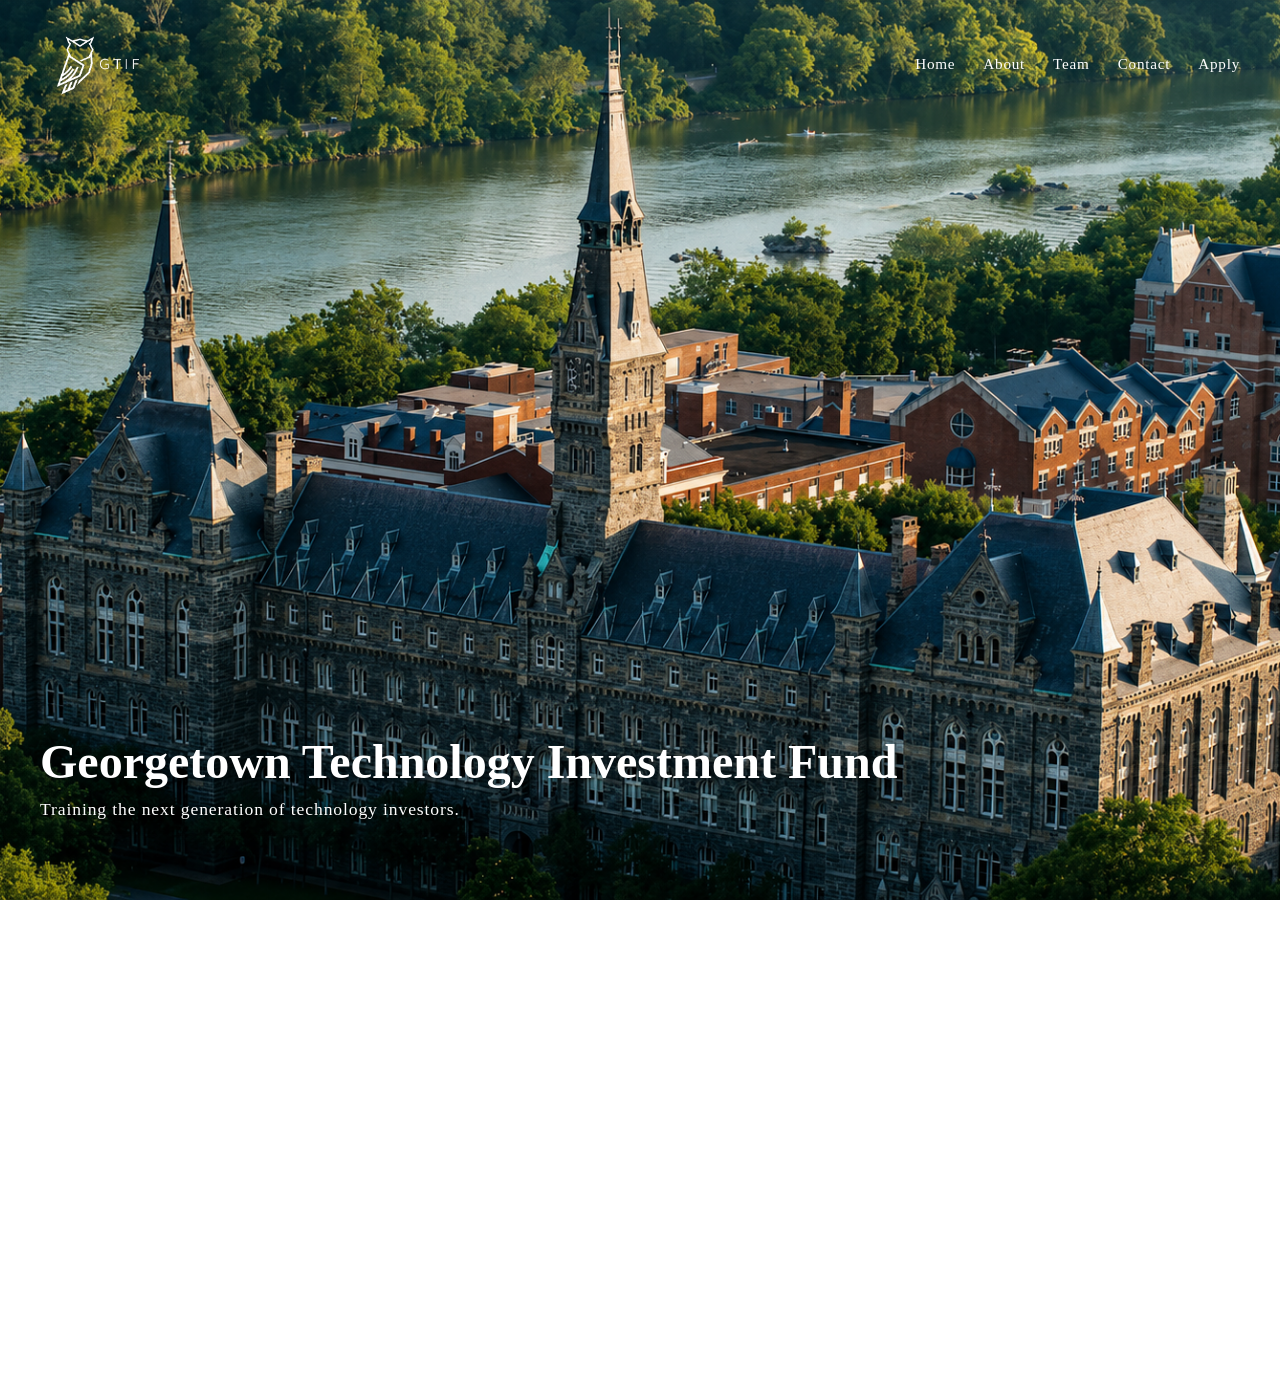
<file: index.html>
<!DOCTYPE html>
<html lang="en">
<head>
    <meta charset="UTF-8">
    <meta name="viewport" content="width=device-width, initial-scale=1.0">
    <title>GTIF</title>
    <link rel="icon" type="image/png" href="GTIF_Logo_v2.png">
    <meta property="og:title" content="GTIF – Georgetown Technology Investment Fund">
    <meta property="og:description" content="Training the next generation of technology investors.">
    <meta property="og:image" content="GTIF_Logo_Black.png">
    <link rel="stylesheet" href="style.css">
</head>
<body>
    <div id="hero">

        <div id="top">
            <div id="logo"><a href="index.html"><img src="GTIF_Website_Logo.png" alt="GTIF"></a></div>
            <div id="menu">
                <a href="index.html">Home</a>
                <a href="about.html">About</a>
                <a href="team.html">Team</a>
                <a href="contact.html">Contact</a>
                <a href="https://forms.gle/vr3A9FkrPNzFuDDL7" target="_blank" rel="noopener">Apply</a>            
            </div>
        </div>

        <div id="slogan">
            <h2>Georgetown Technology Investment Fund</h2>
            <p>Training the next generation of technology investors.</p>
        </div>

    </div>

    <div id="about-strip">
        <h2>What We Do</h2>
        <p>GTIF is Georgetown University's premier student-run investment fund. We develop the next generation of finance professionals through hands-on portfolio management, research, and mentorship.</p>
        <a id="apply-btn" href="https://forms.gle/vr3A9FkrPNzFuDDL7" target="_blank" rel="noopener">Apply Now</a>
    </div>

    <div id="footer">
        <p>© 2026 Georgetown Technology Investment Fund</p>
        <p>Georgetown University · Washington, D.C.</p>
    </div>

</body>
</html>
</file>
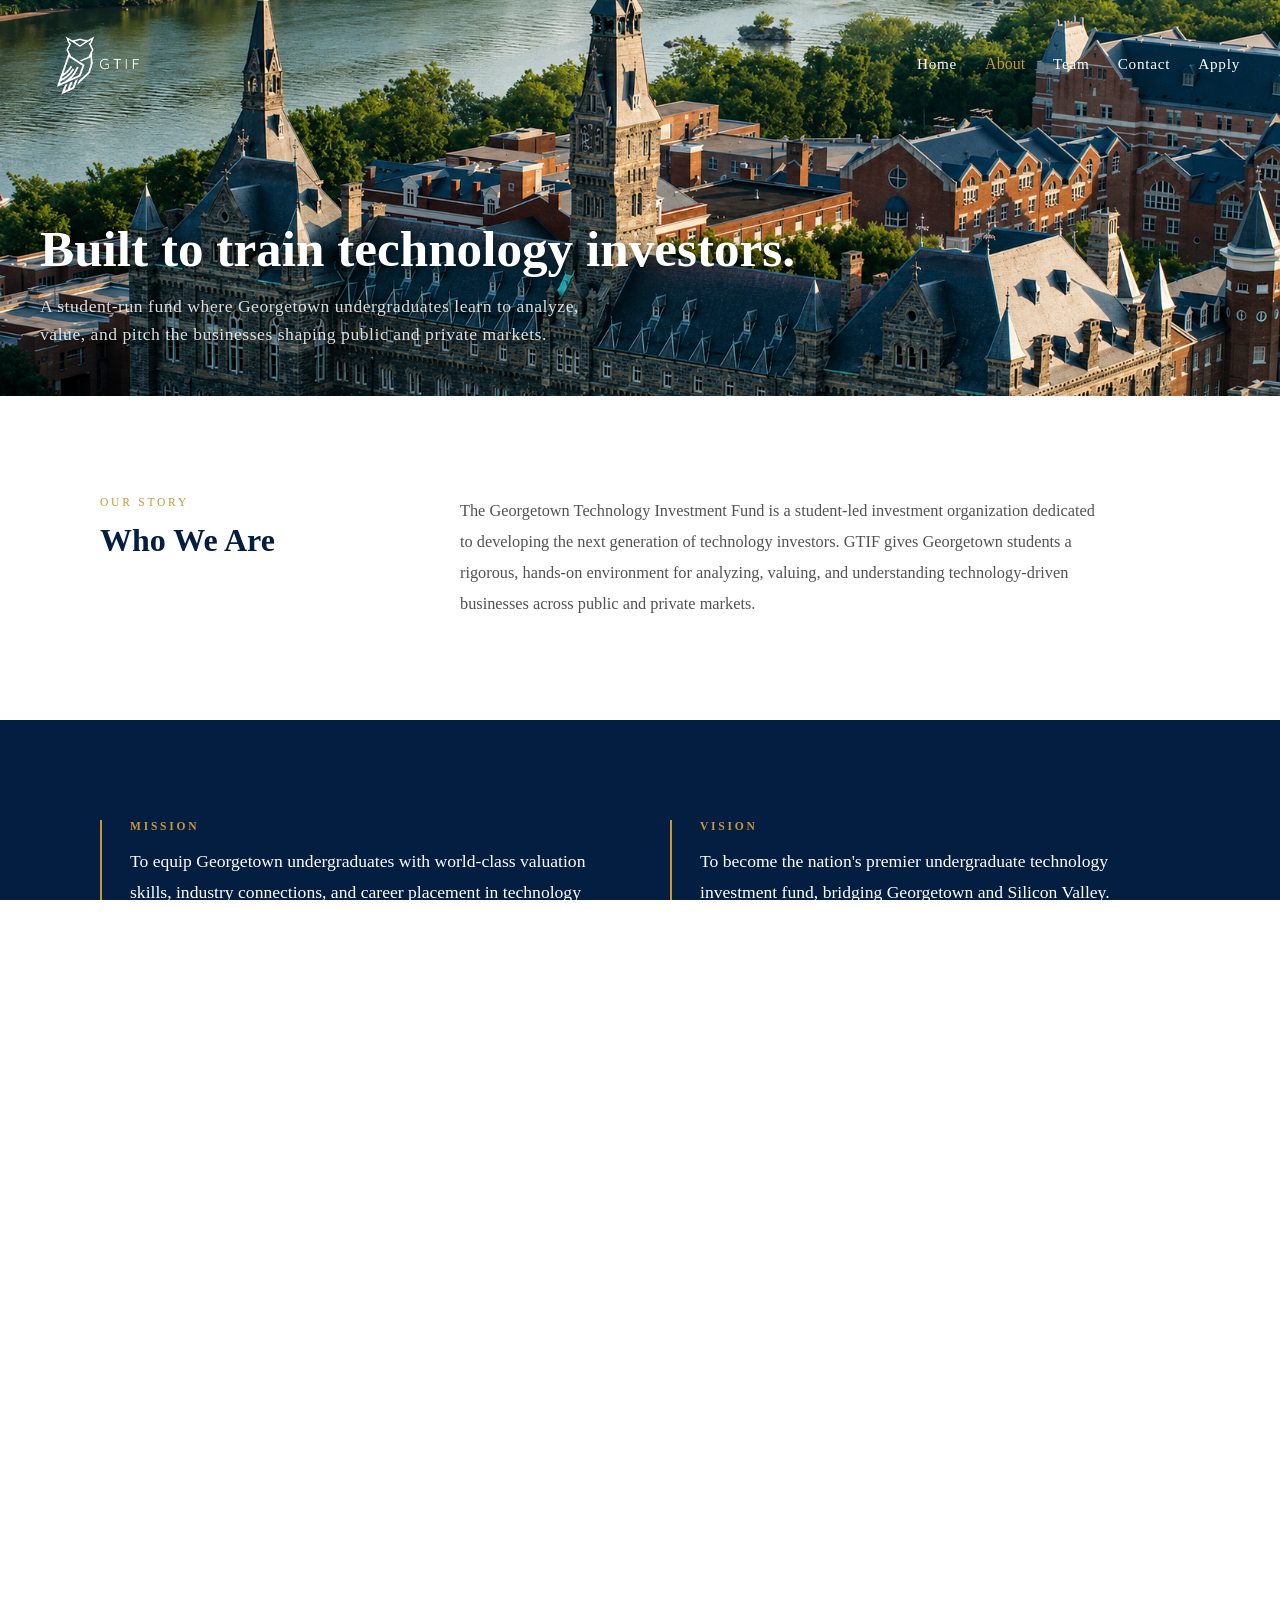
<file: about.html>
<!DOCTYPE html>
<html lang="en">
<head>
<meta charset="UTF-8">
<meta name="viewport" content="width=device-width, initial-scale=1.0">
<title>About – GTIF</title>
<link rel="icon" type="image/png" href="GTIF_Logo_v2.png">
<meta property="og:title" content="About – GTIF">
<meta property="og:description" content="Training the next generation of technology investors.">
<meta property="og:image" content="GTIF_Logo_Black.png">
<link rel="stylesheet" href="style.css">
<style>

:root {
    --navy: #041E42;
    --navy-deep: #02152E;
    --navy-lift: #0A2B54;
    --gold: #C8973A;
    --gold-soft: rgba(200, 151, 58, 0.35);
    --paper: #f8f6f2;
    --ink: rgba(0, 0, 0, 0.68);
    --ink-soft: rgba(0, 0, 0, 0.55);
    --white-ink: rgba(255, 255, 255, 0.72);
    --white-soft: rgba(255, 255, 255, 0.55);
    --hairline-dark: rgba(0, 0, 0, 0.08);
    --hairline-light: rgba(255, 255, 255, 0.14);
    --pad-y: 100px;
    --pad-x: 100px;
    --measure: 640px;
}

#about-slogan {
    position: absolute;
    bottom: 48px;
    left: 40px;
    color: white;
}

#about-slogan .eyebrow {
    color: var(--gold);
    margin-bottom: 12px;
}

#about-slogan h2 {
    font-size: 3.2rem;
    font-weight: bold;
    line-height: 1.1;
    text-shadow: 2px 2px 8px rgba(0,0,0,0.6);
}

#about-slogan > p:not(.eyebrow) {
    font-size: 1.1rem;
    margin-top: 14px;
    max-width: 560px;
    line-height: 1.6;
    text-shadow: 1px 1px 4px rgba(0,0,0,0.6);
    letter-spacing: 0.03em;
    color: rgba(255,255,255,0.85);
}

.section {
    padding: var(--pad-y) var(--pad-x);
}

.section-inner {
    max-width: 1160px;
    margin: 0 auto;
}

.bg-white  { background: #fff; }
.bg-paper  { background: var(--paper); }
.bg-navy   { background: var(--navy); }
.bg-deep   { background: var(--navy-deep); }

.eyebrow {
    font-size: 0.72rem;
    letter-spacing: 0.24em;
    text-transform: uppercase;
    color: var(--gold);
    margin-bottom: 12px;
}

.split {
    display: flex;
    gap: 80px;
    align-items: flex-start;
}

.split-label {
    flex: 1;
    max-width: 280px;
}

.split-label h2 {
    font-size: 2rem;
    line-height: 1.25;
    color: var(--navy);
}

.split-body {
    flex: 2;
}

.split-body p {
    font-size: 1.02rem;
    line-height: 1.9;
    color: var(--ink);
    max-width: var(--measure);
}

.split-body p + p {
    margin-top: 1.2em;
}

.bg-navy .split-label h2,
.bg-deep .split-label h2 {
    color: #fff;
}

.bg-navy .split-body p,
.bg-deep .split-body p {
    color: var(--white-ink);
}

#mission-vision .section-inner {
    display: flex;
    gap: 60px;
}

.statement {
    flex: 1;
    border-left: 2px solid var(--gold);
    padding-left: 28px;
}

.statement h3 {
    font-size: 0.72rem;
    letter-spacing: 0.24em;
    text-transform: uppercase;
    color: var(--gold);
    margin-bottom: 14px;
}

.statement p {
    font-size: 1.1rem;
    color: #fff;
    line-height: 1.75;
}

#what-we-do h2 {
    font-size: 2rem;
    color: var(--navy);
    margin-bottom: 50px;
}

#what-grid {
    display: grid;
    grid-template-columns: repeat(3, 1fr);
    gap: 20px;
}

.what-card {
    background: var(--paper);
    border: 1px solid var(--hairline-dark);
    border-top: 2px solid var(--gold-soft);
    padding: 30px 26px;
    transition: border-top-color 0.25s ease, transform 0.25s ease;
}

.what-card:hover {
    border-top-color: var(--gold);
    transform: translateY(-3px);
}

.what-card h4 {
    font-size: 0.84rem;
    letter-spacing: 0.12em;
    text-transform: uppercase;
    color: var(--navy);
    margin-bottom: 12px;
}

.what-card p {
    font-size: 0.92rem;
    line-height: 1.7;
    color: var(--ink-soft);
}

#training h2 {
    font-size: 2rem;
    color: #fff;
    margin-bottom: 60px;
}

#process-steps {
    display: flex;
    border-top: 2px solid var(--gold);
    margin-bottom: 56px;
}

.process-step {
    flex: 1;
    position: relative;
    padding: 36px 28px 32px;
    border-right: 1px solid var(--hairline-light);
}

.process-step:last-child {
    border-right: none;
}

.process-step:nth-child(even) {
    background: rgba(255, 255, 255, 0.045);
}

.process-step::before {
    content: "";
    position: absolute;
    top: -6px;
    left: 28px;
    width: 10px;
    height: 10px;
    background: var(--gold);
    transform: rotate(45deg);
}

.process-step .step-num {
    font-size: 0.72rem;
    letter-spacing: 0.22em;
    color: var(--gold);
    text-transform: uppercase;
    margin-bottom: 12px;
}

.process-step h4 {
    font-size: 1.05rem;
    color: #fff;
    margin-bottom: 10px;
}

.process-step .step-desc {
    font-size: 0.9rem;
    line-height: 1.7;
    color: var(--white-soft);
}

#training-body p {
    font-size: 1.02rem;
    line-height: 1.9;
    color: var(--white-ink);
    max-width: 760px;
}

.reveal {
    opacity: 0;
    transform: translateY(18px);
    transition: opacity 0.6s ease, transform 0.6s ease;
}

.reveal.is-visible {
    opacity: 1;
    transform: none;
}

@media (prefers-reduced-motion: reduce) {
    .reveal {
        opacity: 1;
        transform: none;
        transition: none;
    }
    .what-card,
    .what-card:hover {
        transform: none;
    }
}

@media (max-width: 600px) {

    :root {
        --pad-y: 64px;
        --pad-x: 24px;
    }

    #about-slogan {
        left: 24px;
        right: 24px;
        bottom: 40px;
    }

    #about-slogan h2 {
        font-size: 2rem;
    }

    #about-slogan > p:not(.eyebrow) {
        font-size: 0.95rem;
    }

    .split {
        flex-direction: column;
        gap: 28px;
    }

    .split-label {
        max-width: 100%;
    }

    #mission-vision .section-inner {
        flex-direction: column;
        gap: 40px;
    }

    #what-grid {
        grid-template-columns: 1fr;
    }

    #process-steps {
        flex-direction: column;
        border-top: none;
        border-left: 2px solid var(--gold);
    }

    .process-step {
        border-right: none;
        border-bottom: 1px solid var(--hairline-light);
        padding: 28px 24px;
    }

    .process-step:last-child {
        border-bottom: none;
    }

    .process-step::before {
        top: 34px;
        left: -6px;
    }
}

</style>
</head>
<body>

    <div id="hero" style="height: 44vh;">
        <div id="top">
            <div id="logo"><a href="index.html"><img src="GTIF_Website_Logo.png" alt="GTIF"></a></div>
            <div id="menu">
                <a href="index.html">Home</a>
                <p style="color: #C8973A;">About</p>
                <a href="team.html">Team</a>
                <a href="contact.html">Contact</a>
                <a href="https://forms.gle/vr3A9FkrPNzFuDDL7" target="_blank" rel="noopener">Apply</a>
            </div>
        </div>
        <div id="about-slogan">
            <h2>Built to train technology investors.</h2>
            <p>A student-run fund where Georgetown undergraduates learn to analyze, value, and pitch the businesses shaping public and private markets.</p>
        </div>
    </div>

    <div class="section bg-white reveal" id="who-we-are">
        <div class="section-inner split">
            <div class="split-label">
                <p class="eyebrow">Our Story</p>
                <h2>Who We Are</h2>
            </div>
            <div class="split-body">
                <p>The Georgetown Technology Investment Fund is a student-led investment organization dedicated to developing the next generation of technology investors. GTIF gives Georgetown students a rigorous, hands-on environment for analyzing, valuing, and understanding technology-driven businesses across public and private markets.</p>
            </div>
        </div>
    </div>

    <div class="section bg-navy reveal" id="mission-vision">
        <div class="section-inner">
            <div class="statement">
                <h3>Mission</h3>
                <p>To equip Georgetown undergraduates with world-class valuation skills, industry connections, and career placement in technology investing.</p>
            </div>
            <div class="statement">
                <h3>Vision</h3>
                <p>To become the nation's premier undergraduate technology investment fund, bridging Georgetown and Silicon Valley.</p>
            </div>
        </div>
    </div>

    <div class="section bg-paper reveal" id="why-gtif">
        <div class="section-inner split">
            <div class="split-label">
                <p class="eyebrow">Our Purpose</p>
                <h2>Why GTIF Exists</h2>
            </div>
            <div class="split-body">
                <p>GTIF was founded to fill a clear gap in Georgetown's student investment landscape. Most existing organizations provide broad generalist coverage or focus on other specialized areas. GTIF is a dedicated platform for students serious about technology investing — a place to build deeper expertise in the industries defining the future of markets.</p>
            </div>
        </div>
    </div>

    <div class="section bg-deep reveal" id="why-tech">
        <div class="section-inner split">
            <div class="split-label">
                <p class="eyebrow">The Case for Tech</p>
                <h2>Why Technology Investing</h2>
            </div>
            <div class="split-body">
                <p>Technology is the defining force of the modern economy. From software and artificial intelligence to semiconductors, fintech, and digital platforms, it is now embedded across nearly every major industry.</p>
                <p>These businesses run on intangible assets, recurring revenue, research and development, and network effects — and that demands a specialized valuation approach. GTIF gives students the tools to understand them at a deeper level.</p>
            </div>
        </div>
    </div>

    <div class="section bg-white reveal" id="what-we-do">
        <div class="section-inner">
            <p class="eyebrow">Activities</p>
            <h2>What We Do</h2>
            <div id="what-grid">

                <div class="what-card">
                    <h4>Investment Research</h4>
                    <p>Technology-focused equity research across software, AI, semiconductors, fintech, and digital platforms.</p>
                </div>

                <div class="what-card">
                    <h4>Analyst Training</h4>
                    <p>A structured curriculum in accounting, financial modeling, and valuation built for tech business models.</p>
                </div>

                <div class="what-card">
                    <h4>Stock Pitches</h4>
                    <p>Formal investment presentations and simulated portfolio management, mirroring real fund processes.</p>
                </div>

                <div class="what-card">
                    <h4>Mentorship</h4>
                    <p>Guidance from experienced student leaders and alumni navigating careers in finance and technology.</p>
                </div>

                <div class="what-card">
                    <h4>Speakers &amp; Networking</h4>
                    <p>Industry professionals, alumni connections, and recruiting events across finance and tech.</p>
                </div>

                <div class="what-card">
                    <h4>Career Preparation</h4>
                    <p>Targeted prep for investment banking, venture capital, equity research, private equity, and startups.</p>
                </div>

            </div>
        </div>
    </div>

    <div class="section bg-navy reveal" id="training">
        <div class="section-inner">
            <p class="eyebrow">How We Operate</p>
            <h2>Training &amp; Investment Process</h2>
            <div id="process-steps">

                <div class="process-step">
                    <p class="step-num">Phase 01</p>
                    <h4>Foundations</h4>
                    <p class="step-desc">Accounting, valuation, financial modeling, and technology business model basics.</p>
                </div>

                <div class="process-step">
                    <p class="step-num">Phase 02</p>
                    <h4>Sector Deep Dives</h4>
                    <p class="step-desc">Coverage across software, AI, semiconductors, fintech, and tech-enabled services.</p>
                </div>

                <div class="process-step">
                    <p class="step-num">Phase 03</p>
                    <h4>Stock Pitch</h4>
                    <p class="step-desc">Teams prepare formal investment recommendations presented to the full fund.</p>
                </div>

                <div class="process-step">
                    <p class="step-num">Phase 04</p>
                    <h4>Simulated Portfolio</h4>
                    <p class="step-desc">Approved ideas tracked in a live portfolio, with real AUM as a future goal.</p>
                </div>

            </div>
            <div id="training-body">
                <p>GTIF's analyst program turns interest into real investment skill. New members learn accounting, valuation, financial modeling, and technology business models before working in teams to prepare formal stock pitches. Approved ideas are tracked through a simulated portfolio, giving members the responsibilities of a real fund while keeping the organization focused on education, discipline, and long-term development.</p>
            </div>
        </div>
    </div>

    <div class="section bg-paper reveal" id="community">
        <div class="section-inner split">
            <div class="split-label">
                <p class="eyebrow">Our Culture</p>
                <h2>Community &amp; Culture</h2>
            </div>
            <div class="split-body">
                <p>At its core, GTIF is more than an investment club. It is a mentorship-driven community built on curiosity, ambition, and applied learning. Members work closely with peers, present professional-quality investment ideas, and build the confidence to pursue competitive careers in finance and technology.</p>
            </div>
        </div>
    </div>

    <div id="footer">
        <p>© 2026 Georgetown Technology Investment Fund</p>
        <p>Georgetown University · Washington, D.C.</p>
    </div>

    <script>
    (function () {
        var sections = document.querySelectorAll('.reveal');
        if (!('IntersectionObserver' in window)) {
            sections.forEach(function (s) { s.classList.add('is-visible'); });
            return;
        }
        var observer = new IntersectionObserver(function (entries) {
            entries.forEach(function (entry) {
                if (entry.isIntersecting) {
                    entry.target.classList.add('is-visible');
                    observer.unobserve(entry.target);
                }
            });
        }, { threshold: 0.12 });
        sections.forEach(function (s) { observer.observe(s); });
    })();
    </script>

</body>
</html>
</file>
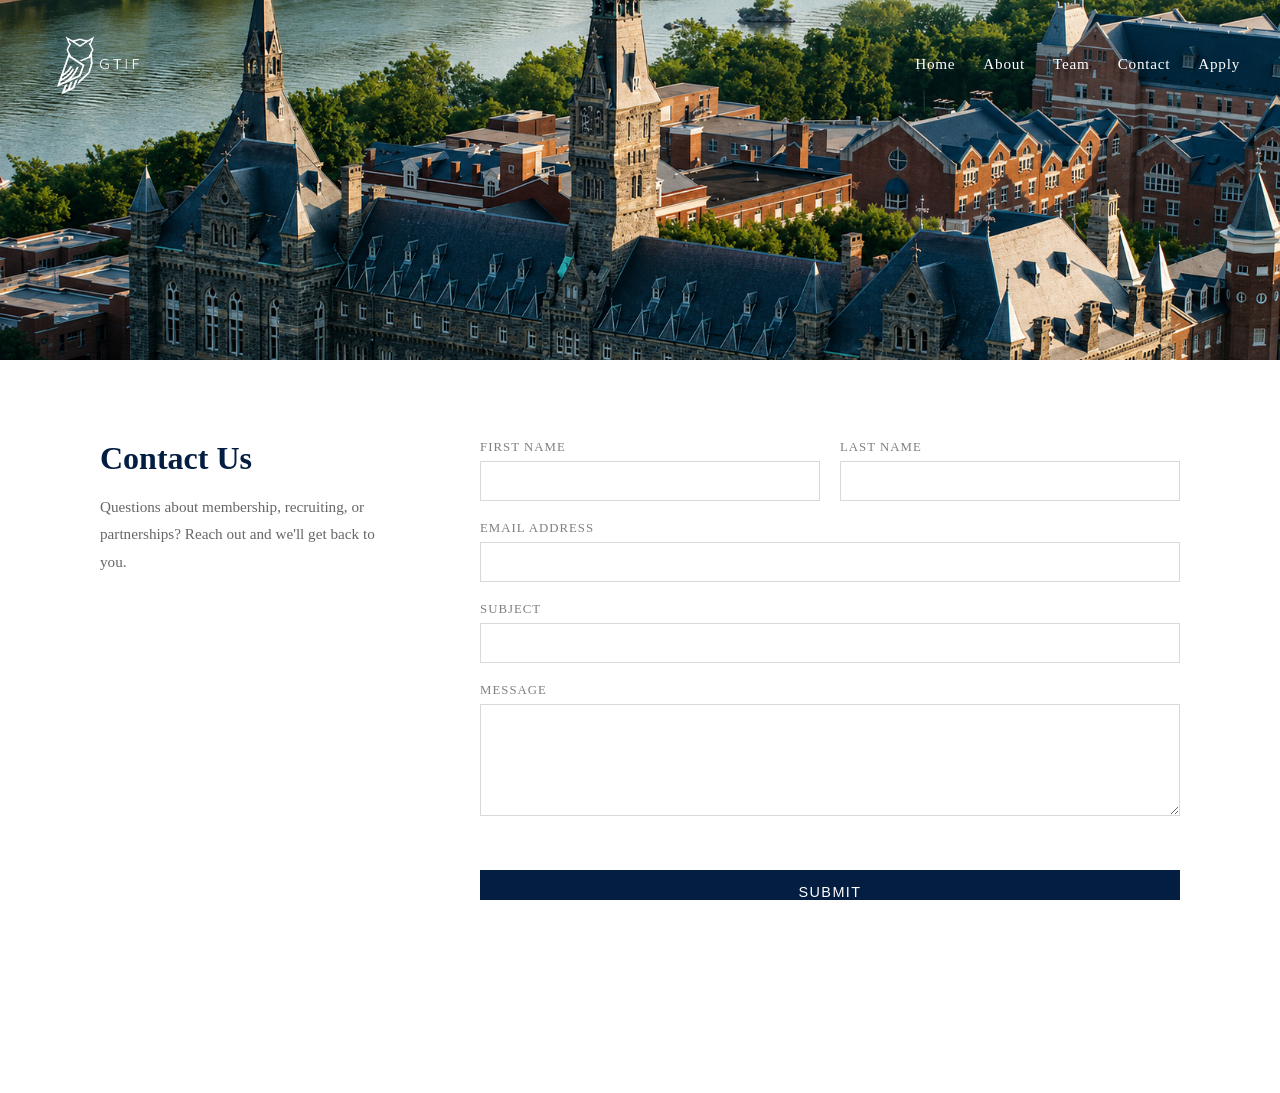
<file: contact.html>
<!DOCTYPE html>
<html lang="en">
<head>
    <meta charset="UTF-8">
    <meta name="viewport" content="width=device-width, initial-scale=1.0">
    <title>Contact – GTIF</title>
    <link rel="icon" type="image/png" href="GTIF_Logo_v2.png">
    <meta property="og:title" content="Contact – GTIF">
    <meta property="og:description" content="Training the next generation of technology investors.">
    <meta property="og:image" content="GTIF_Logo_Black.png">
    <link rel="stylesheet" href="style.css">
</head>
<body>

    <div id="hero" style="height: 40vh;">
        <div id="top">
            <div id="logo"><a href="index.html"><img src="GTIF_Website_Logo.png" alt="GTIF"></a></div>
            <div id="menu">
                <a href="index.html">Home</a>
                <a href="about.html">About</a>
                <a href="team.html">Team</a>
                <a href="contact.html">Contact</a>
                <a href="https://forms.gle/vr3A9FkrPNzFuDDL7" target="_blank" rel="noopener">Apply</a>
            </div>
        </div>
    </div>

    <div id="contact-section">
        <div id="contact-left">
            <h2>Contact Us</h2>
            <p>Questions about membership, recruiting, or partnerships? Reach out and we'll get back to you.</p>
        </div>
        <form id="contact-form" action="https://formspree.io/f/mpqbgzyr" method="POST">
            <div class="form-row">
                <div class="form-group">
                    <label>First Name</label>
                    <input type="text" name="first_name" required>
                </div>
                <div class="form-group">
                    <label>Last Name</label>
                    <input type="text" name="last_name" required>
                </div>
            </div>
            <div class="form-group">
                <label>Email Address</label>
                <input type="email" name="email" required>
            </div>
            <div class="form-group">
                <label>Subject</label>
                <input type="text" name="subject" required>
            </div>
            <div class="form-group">
                <label>Message</label>
                <textarea name="message" rows="5" required></textarea>
            </div>
            <button type="submit" id="apply-btn">Submit</button>
        </form>
    </div>

    <div id="footer">
        <p>© 2026 Georgetown Technology Investment Fund</p>
        <p>Georgetown University · Washington, D.C.</p>
    </div>

</body>
</html>
</file>
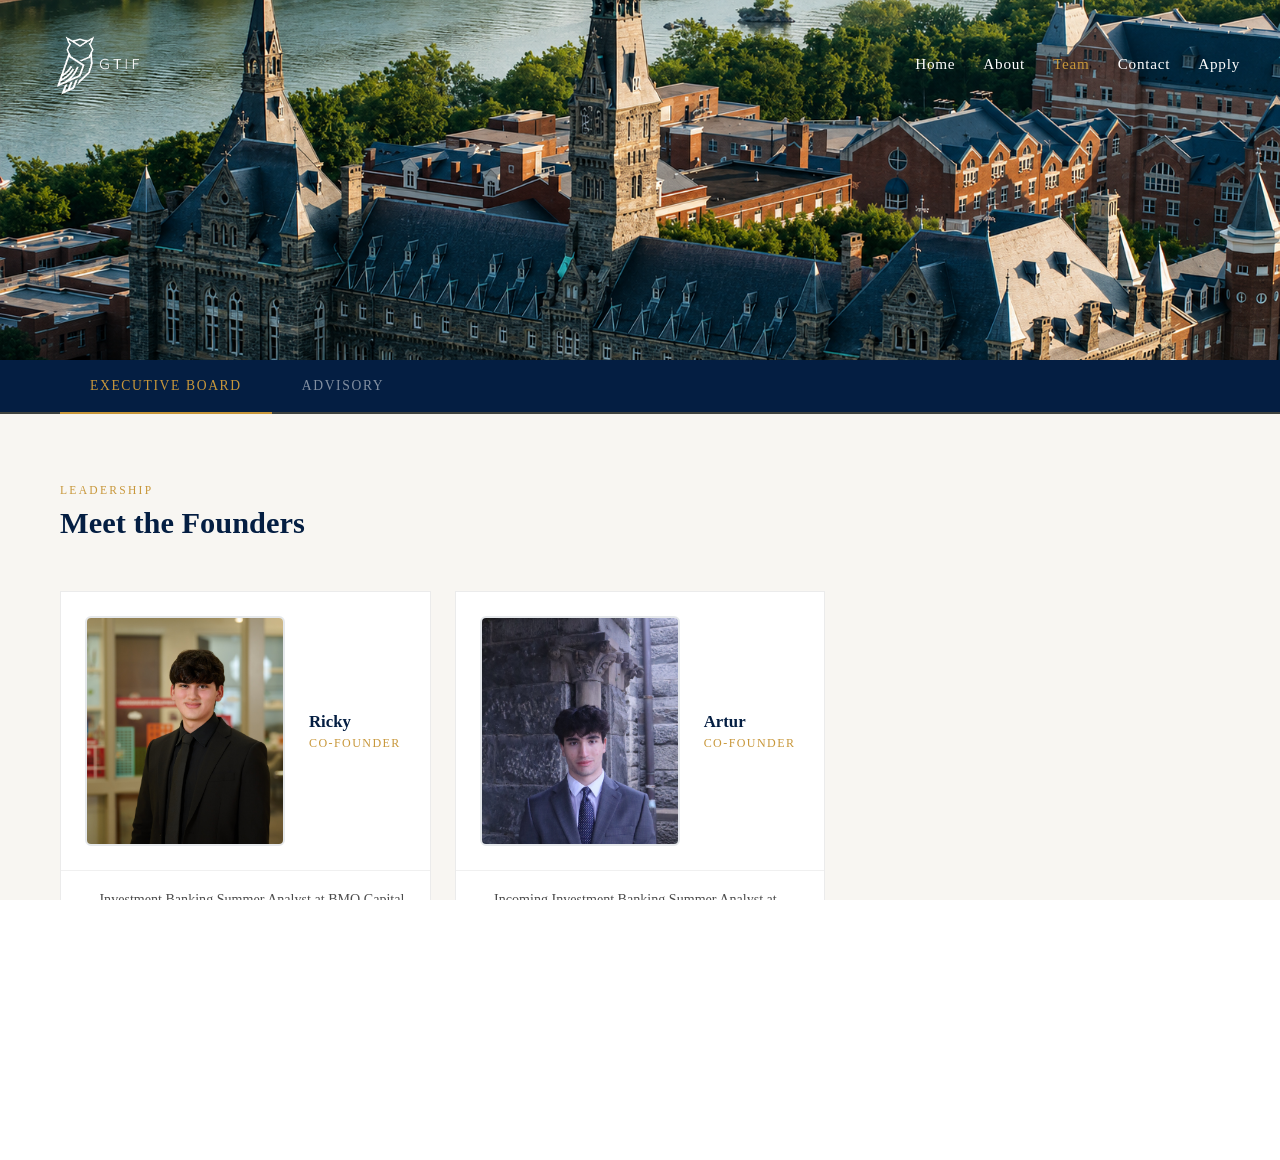
<file: team.html>
<!DOCTYPE html>
<html lang="en">
<head>
<meta charset="UTF-8">
<meta name="viewport" content="width=device-width, initial-scale=1.0">
<title>Team – GTIF</title>
<link rel="icon" type="image/png" href="GTIF_Logo_v2.png">
<meta property="og:title" content="Team – GTIF">
<meta property="og:description" content="Training the next generation of technology investors.">
<meta property="og:image" content="GTIF_Logo_Black.png">
<link rel="stylesheet" href="style.css">
<style>

#team-tabs {
display: flex;
background: #041E42;
padding: 0 60px;
gap: 0;
border-bottom: 2px solid rgba(200, 151, 58, 0.3);
}

.team-tab {
padding: 18px 30px;
color: rgba(255,255,255,0.5);
font-family: Georgia, serif;
font-size: 0.85rem;
letter-spacing: 0.12em;
text-transform: uppercase;
cursor: pointer;
border-bottom: 2px solid transparent;
margin-bottom: -2px;
transition: color 0.2s, border-color 0.2s;
}

.team-tab:hover {
color: rgba(255,255,255,0.8);
}

.team-tab.active {
color: #C8973A;
border-bottom: 2px solid #C8973A;
}

.team-page {
display: none;
background: #f8f6f2;
min-height: 50vh;
}

.team-page.active {
display: block;
}

#exec-page {
padding: 70px 60px;
}

#exec-page .section-label {
font-size: 0.72rem;
letter-spacing: 0.2em;
text-transform: uppercase;
color: #C8973A;
margin-bottom: 10px;
font-family: Georgia, serif;
}

#exec-page .section-title {
font-family: Georgia, serif;
font-size: 1.9rem;
color: #041E42;
margin-bottom: 50px;
font-weight: bold;
}

#members-grid {
display: grid;
grid-template-columns: repeat(3, 1fr);
gap: 24px;
max-width: 1200px;
align-items: start;
}

.member-card {
background: white;
border: 1px solid rgba(0,0,0,0.08);
overflow: hidden;
}

.member-header {
display: flex;
align-items: center;
gap: 24px;
padding: 24px;
}

.member-photo {
width: 200px;
height: 230px;
border-radius: 6px;
object-fit: cover;
object-position: center top;
flex-shrink: 0;
border: 2px solid rgba(4,30,66,0.1);
}

.member-info {
flex: 1;
}

.member-name {
font-family: Georgia, serif;
font-size: 1.05rem;
font-weight: bold;
color: #041E42;
margin-bottom: 4px;
}

.member-role {
font-size: 0.75rem;
letter-spacing: 0.12em;
text-transform: uppercase;
color: #C8973A;
}

.member-dropdown {
border-top: 1px solid rgba(0,0,0,0.06);
}

.member-dropdown-inner {
padding: 20px 24px 24px;
}

.member-dropdown-inner p {
font-size: 0.9rem;
line-height: 1.75;
color: rgba(0,0,0,0.65);
}

.member-dropdown-inner .detail-line {
display: flex;
align-items: flex-start;
gap: 10px;
margin-bottom: 8px;
font-size: 0.88rem;
color: rgba(0,0,0,0.7);
}

.detail-line .dot {
color: #C8973A;
font-size: 1.1rem;
line-height: 1.4;
flex-shrink: 0;
}

#advisory-page {
padding: 80px 60px;
text-align: center;
}

#advisory-page p {
color: rgba(0,0,0,0.35);
font-size: 0.9rem;
letter-spacing: 0.08em;
font-family: Georgia, serif;
}

@media (max-width: 1100px) {
#members-grid {
grid-template-columns: repeat(2, 1fr);
}
}

@media (max-width: 700px) {
#team-tabs {
padding: 0 16px;
}

#exec-page {
padding: 44px 24px;
}

#members-grid {
grid-template-columns: 1fr;
}

#advisory-page {
padding: 60px 24px;
}
}

</style>
</head>
<body>

<div id="hero" style="height: 40vh;">
    <div id="top">
        <div id="logo"><a href="index.html"><img src="GTIF_Website_Logo.png" alt="GTIF"></a></div>
        <div id="menu">
            <a href="index.html">Home</a>
            <a href="about.html">About</a>
            <a href="team.html" style="color: #C8973A;">Team</a>
            <a href="contact.html">Contact</a>
                <a href="https://forms.gle/vr3A9FkrPNzFuDDL7" target="_blank" rel="noopener">Apply</a>
        </div>
    </div>
</div>

<div id="team-tabs">
<div class="team-tab active" onclick="switchTab('exec', this)">Executive Board</div>
<div class="team-tab" onclick="switchTab('advisory', this)">Advisory</div>
</div>

<div id="exec-page" class="team-page active">
<p class="section-label">Leadership</p>
<h2 class="section-title">Meet the Founders</h2>

<div id="members-grid">

<div class="member-card" id="card-ricky">
<div class="member-header">
<img class="member-photo" src="Roncallo_Ricardo_132-_783-retouched.jpeg" alt="Ricky">
<div class="member-info">
<div class="member-name">Ricky</div>
<div class="member-role">Co-Founder</div>
</div>
</div>
<div class="member-dropdown">
<div class="member-dropdown-inner">
<div class="detail-line">
<span class="dot">·</span>
<span>Investment Banking Summer Analyst at BMO Capital Markets</span>
</div>
<div class="detail-line">
<span class="dot">·</span>
<span>Georgetown MSB'27</span>
</div>
</div>
</div>
</div>

<div class="member-card" id="card-artur">
<div class="member-header">
<img class="member-photo" style="object-position: center 60%;" src="Art.jpeg" alt="Artur">
<div class="member-info">
<div class="member-name">Artur</div>
<div class="member-role">Co-Founder</div>
</div>
</div>
<div class="member-dropdown">
<div class="member-dropdown-inner">
<div class="detail-line">
<span class="dot">·</span>
<span>Incoming Investment Banking Summer Analyst at Lincoln International</span>
</div>
<div class="detail-line">
<span class="dot">·</span>
<span>Georgetown MSB'28</span>
</div>
</div>
</div>
</div>

</div>
</div>

<div id="advisory-page" class="team-page">
<p>Advisory board coming soon.</p>
</div>

<div id="footer">
<p>© 2026 Georgetown Technology Investment Fund</p>
<p>Georgetown University · Washington, D.C.</p>
</div>

<script>
function switchTab(page, el) {
document.querySelectorAll('.team-tab').forEach(t => t.classList.remove('active'));
el.classList.add('active');
document.querySelectorAll('.team-page').forEach(p => p.classList.remove('active'));
const target = page === 'exec' ? 'exec-page' : 'advisory-page';
document.getElementById(target).classList.add('active');
}
</script>

</body>
</html>
</file>
<file: style.css>
* {
    margin: 0;
    padding: 0;
    box-sizing: border-box;
}

html, body {
    width: 100%;
    height: 100%;
    overflow-x: hidden;
    font-family: Georgia, serif;
}


#hero {
    position: relative;
    background-image: url('Georgetown_Backdrop.png');
    background-size: cover;
    background-position: center;
    height: 100vh;
    width: 100%;
}

#top {
    display: flex;
    flex-direction: row;
    justify-content: space-between;
    align-items: center;
    padding: 24px 40px;
    color: white;
}

#logo h1 {
    font-size: 1.8rem;
    color: white;
    letter-spacing: 0.1em;
}

#logo img {
    height: 80px;
    width: auto;
    display: block;
}

#menu {
    display: flex;
    gap: 28px;
}

#menu a {
    color: white;
    text-decoration: none;
    font-size: 0.95rem;
    letter-spacing: 0.05em;
    cursor: pointer;
}

#menu a:hover {
    color: #C8973A;
}

#slogan {
    position: absolute;
    bottom: 80px;
    left: 40px;
    color: white;
}

#slogan h2 {
    font-size: 3rem;
    font-weight: bold;
    text-shadow: 2px 2px 8px rgba(0,0,0,0.6);
}

#slogan p {
    font-size: 1.1rem;
    margin-top: 10px;
    text-shadow: 1px 1px 4px rgba(0,0,0,0.6);
    letter-spacing: 0.05em;
}

#stats {
    display: flex;
    justify-content: center;
    background-color: #041E42;
    padding: 50px 40px;
    gap: 80px;
}

.stat {
    text-align: center;
    color: white;
}

.stat h2 {
    font-size: 2.8rem;
    color: #C8973A;
}

.stat p {
    font-size: 0.8rem;
    letter-spacing: 0.15em;
    text-transform: uppercase;
    margin-top: 6px;
    color: rgba(255,255,255,0.6);
}

#about-strip {
    background-color: #000000;
    color: white;
    text-align: center;
    padding: 80px 40px;
}

#about-strip h2 {
    font-size: 2rem;
    margin-bottom: 20px;
    letter-spacing: 0.05em;
}

#about-strip p {
    max-width: 600px;
    margin: 0 auto;
    font-size: 1rem;
    line-height: 1.8;
    color: rgba(255,255,255,0.7);
}

#apply-btn {
    display: inline-block;
    margin-top: 34px;
    background: #041E42;
    color: white;
    border: none;
    padding: 14px 36px;
    font-size: 0.9rem;
    letter-spacing: 0.1em;
    text-transform: uppercase;
    text-decoration: none;
    cursor: pointer;
}

#apply-btn:hover {
    background: #C8973A;
    color: black;
}

#footer {
    background: #041E42;
    color: rgba(255,255,255,0.4);
    text-align: center;
    padding: 28px 40px;
    font-size: 0.78rem;
    letter-spacing: 0.08em;
    border-top: 1px solid rgba(255,255,255,0.1);
}

#footer p {
    margin: 4px 0;
}

/* ── MOBILE ── */
@media (max-width: 600px) {

    /* Stack logo and menu vertically */
    #top {
        flex-direction: column;
        align-items: flex-start;
        padding: 20px 24px;
        gap: 14px;
    }

    /* Smaller menu gap on mobile */
    #menu {
        gap: 16px;
    }

    #logo img {
        height: 56px;
    }

    #menu p {
        font-size: 0.85rem;
    }

    /* Smaller slogan text */
    #slogan {
        left: 24px;
        bottom: 50px;
    }

    #slogan h2 {
        font-size: 1.8rem;
    }

    #slogan p {
        font-size: 0.95rem;
    }

    /* Stack stats vertically */
    #stats {
        flex-direction: column;
        gap: 36px;
        padding: 40px 24px;
    }

    .stat h2 {
        font-size: 2.2rem;
    }


    #about-strip {
        padding: 60px 24px;
    }

    #about-strip h2 {
        font-size: 1.6rem;
    }

    #apply-btn {
        width: 100%;
    }
}

#contact-section {
    display: flex;
    gap: 80px;
    padding: 80px 100px;
    background: #fff;
    align-items: flex-start;
}

#contact-left {
    flex: 1;
    max-width: 300px;
}

#contact-left h2 {
    font-size: 2rem;
    color: #041E42;
    margin-bottom: 16px;
}

#contact-left p {
    color: rgba(0,0,0,0.6);
    line-height: 1.8;
    font-size: 0.95rem;
}

#contact-form {
    flex: 2;
    display: flex;
    flex-direction: column;
    gap: 20px;
}

.form-row {
    display: flex;
    gap: 20px;
}

.form-group {
    display: flex;
    flex-direction: column;
    flex: 1;
    gap: 6px;
}

.form-group label {
    font-size: 0.8rem;
    letter-spacing: 0.08em;
    text-transform: uppercase;
    color: rgba(0,0,0,0.5);
}

.form-group input,
.form-group textarea {
    border: 1px solid rgba(0,0,0,0.15);
    padding: 10px 12px;
    font-family: Georgia, serif;
    font-size: 0.95rem;
    outline: none;
}

.form-group input:focus,
.form-group textarea:focus {
    border-color: #041E42;
}

/* Mobile */
@media (max-width: 600px) {
    #contact-section {
        flex-direction: column;
        padding: 50px 24px;
        gap: 40px;
    }

    #contact-left {
        max-width: 100%;
    }

    .form-row {
        flex-direction: column;
    }
}
</file>
